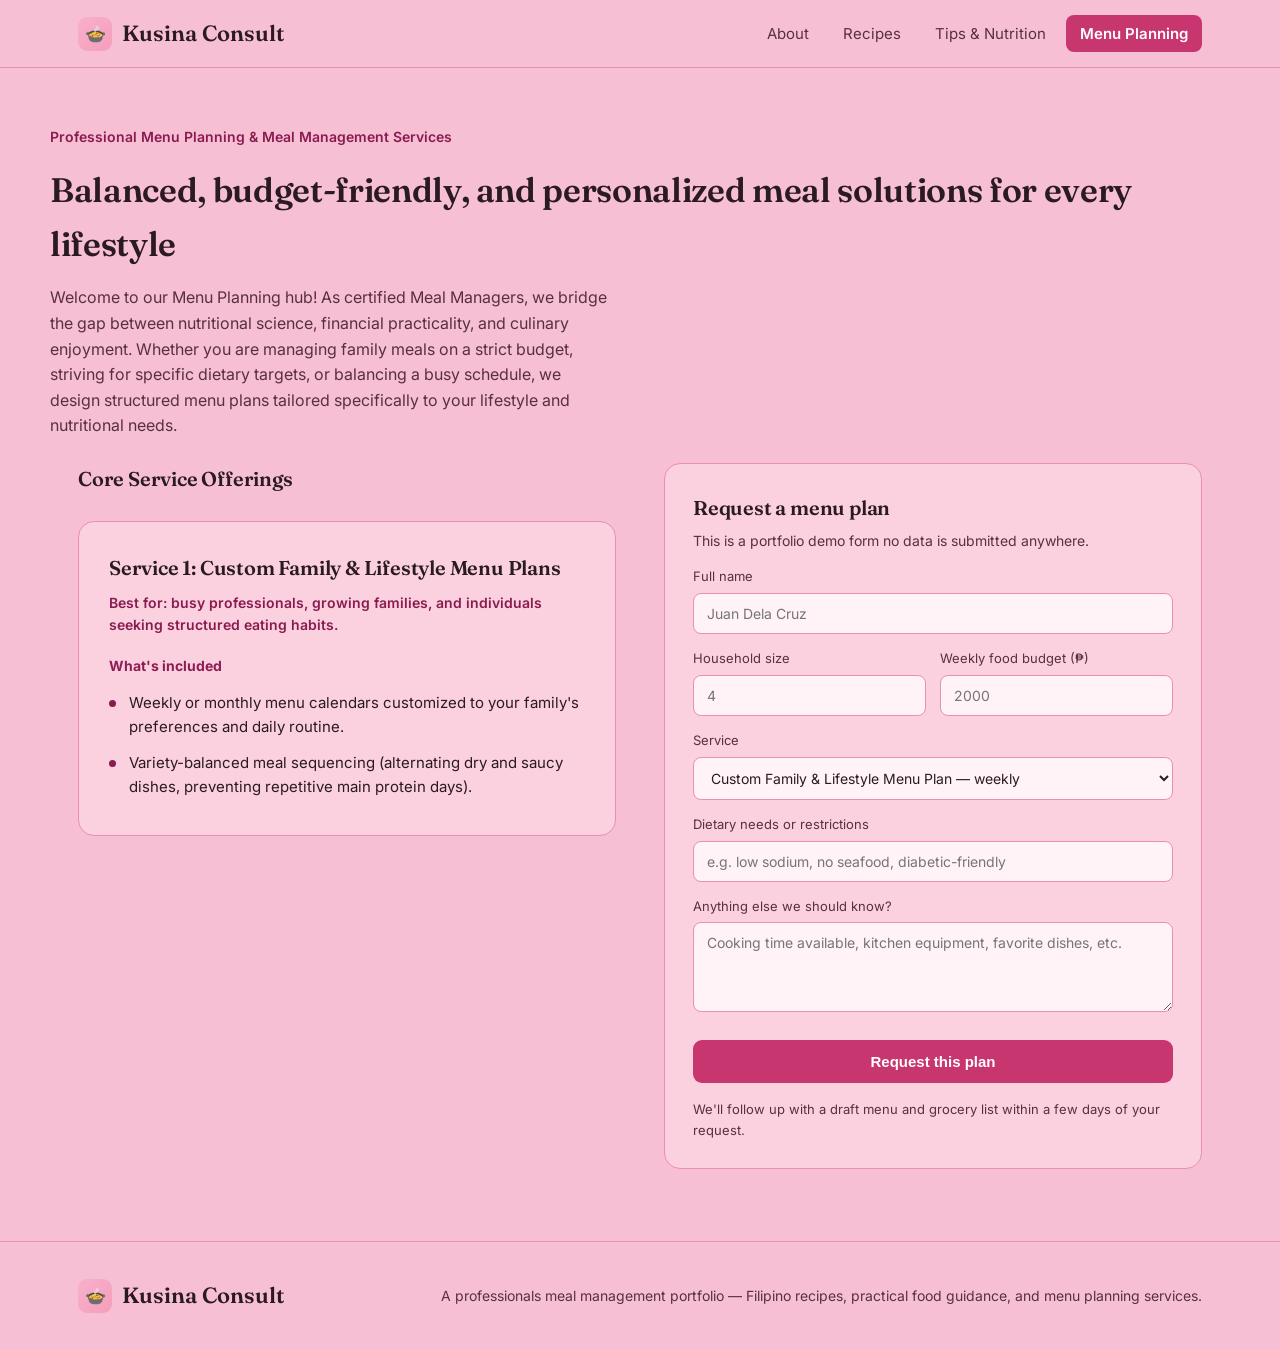
<file: services.html>
<!doctype html>
<html lang="en">
  <head>
    <meta charset="UTF-8" />
    <meta name="viewport" content="width=device-width, initial-scale=1.0" />
    <title>Menu Planning Services — Kusina Consult</title>
    <link rel="stylesheet" href="assets/style.css" />
  </head>
  <body>
    <nav class="site-nav">
      <div class="nav-bar">
        <span class="brand"><span class="mark">🍲</span> Kusina Consult</span>
        <button class="sidebarOpen">☰</button>
        <ul class="nav-links">
          <button class="sidebarClose">✕</button>
          <li><a href="index.html">About</a></li>
          <li><a href="recipes.html">Recipes</a></li>
          <li><a href="tips.html">Tips & Nutrition</a></li>
          <li><a href="services.html" class="active cta">Menu Planning</a></li>
        </ul>
      </div>
    </nav>

    <div class="page-header wrap">
      <span class="eyebrow"
        >Professional Menu Planning & Meal Management Services</span
      >
      <h2>
        Balanced, budget-friendly, and personalized meal solutions for every
        lifestyle
      </h2>
      <p>
        Welcome to our Menu Planning hub! As certified Meal Managers, we bridge
        the gap between nutritional science, financial practicality, and
        culinary enjoyment. Whether you are managing family meals on a strict
        budget, striving for specific dietary targets, or balancing a busy
        schedule, we design structured menu plans tailored specifically to your
        lifestyle and nutritional needs.
      </p>
    </div>

    <section style="padding-top: 0">
      <div class="wrap services-grid">
        <div>
          <h3>Core Service Offerings</h3>
          <div class="service-feature">
            <h3>Service 1: Custom Family & Lifestyle Menu Plans</h3>
            <div class="best-for">
              Best for: busy professionals, growing families, and individuals
              seeking structured eating habits.
            </div>
            <h4>What's included</h4>
            <ul>
              <li>
                Weekly or monthly menu calendars customized to your family's
                preferences and daily routine.
              </li>
              <li>
                Variety-balanced meal sequencing (alternating dry and saucy
                dishes, preventing repetitive main protein days).
              </li>
            </ul>
          </div>
        </div>

        <div>
          <form class="intake-form" onsubmit="return false;">
            <h3>Request a menu plan</h3>
            <p style="font-size: 14px; margin-top: 6px">
              This is a portfolio demo form no data is submitted anywhere.
            </p>

            <label for="name">Full name</label>
            <input type="text" id="name" placeholder="Juan Dela Cruz" />

            <div class="row2">
              <div>
                <label for="household">Household size</label>
                <input type="number" id="household" placeholder="4" min="1" />
              </div>
              <div>
                <label for="budget">Weekly food budget (₱)</label>
                <input type="number" id="budget" placeholder="2000" min="0" />
              </div>
            </div>

            <label for="plan">Service</label>
            <select id="plan">
              <option>Custom Family & Lifestyle Menu Plan — weekly</option>
              <option>Custom Family & Lifestyle Menu Plan — monthly</option>
            </select>

            <label for="diet">Dietary needs or restrictions</label>
            <input
              type="text"
              id="diet"
              placeholder="e.g. low sodium, no seafood, diabetic-friendly"
            />

            <label for="notes">Anything else we should know?</label>
            <textarea
              id="notes"
              placeholder="Cooking time available, kitchen equipment, favorite dishes, etc."
            ></textarea>

            <button
              type="submit"
              class="btn btn-primary"
              style="margin-top: 20px; width: 100%; justify-content: center"
            >
              Request this plan
            </button>
            <p class="form-note">
              We'll follow up with a draft menu and grocery list within a few
              days of your request.
            </p>
          </form>
        </div>
      </div>
    </section>

    <footer>
      <div class="wrap footer-inner">
        <span class="brand"><span class="mark">🍲</span> Kusina Consult</span>
        <p>
          A professionals meal management portfolio — Filipino recipes,
          practical food guidance, and menu planning services.
        </p>
      </div>
    </footer>

    <script src="assets/script.js"></script>
  </body>
</html>
</file>
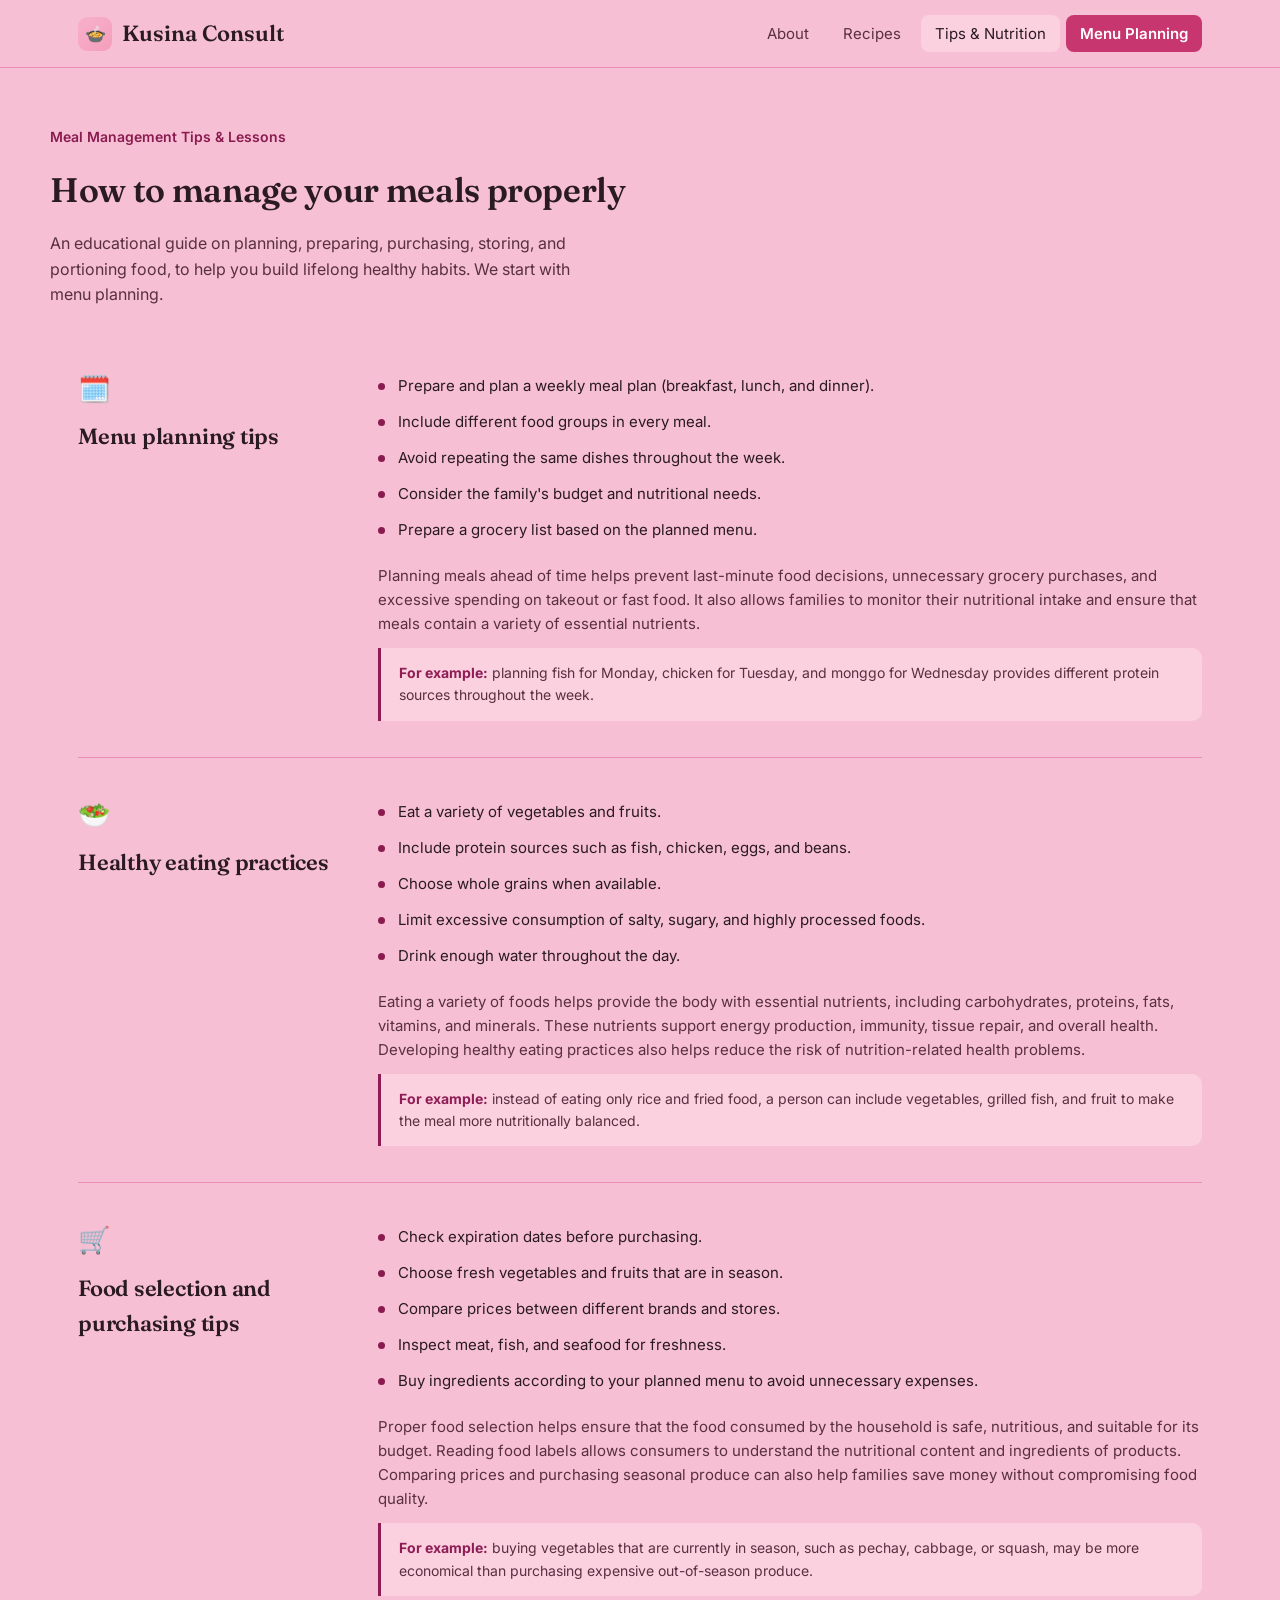
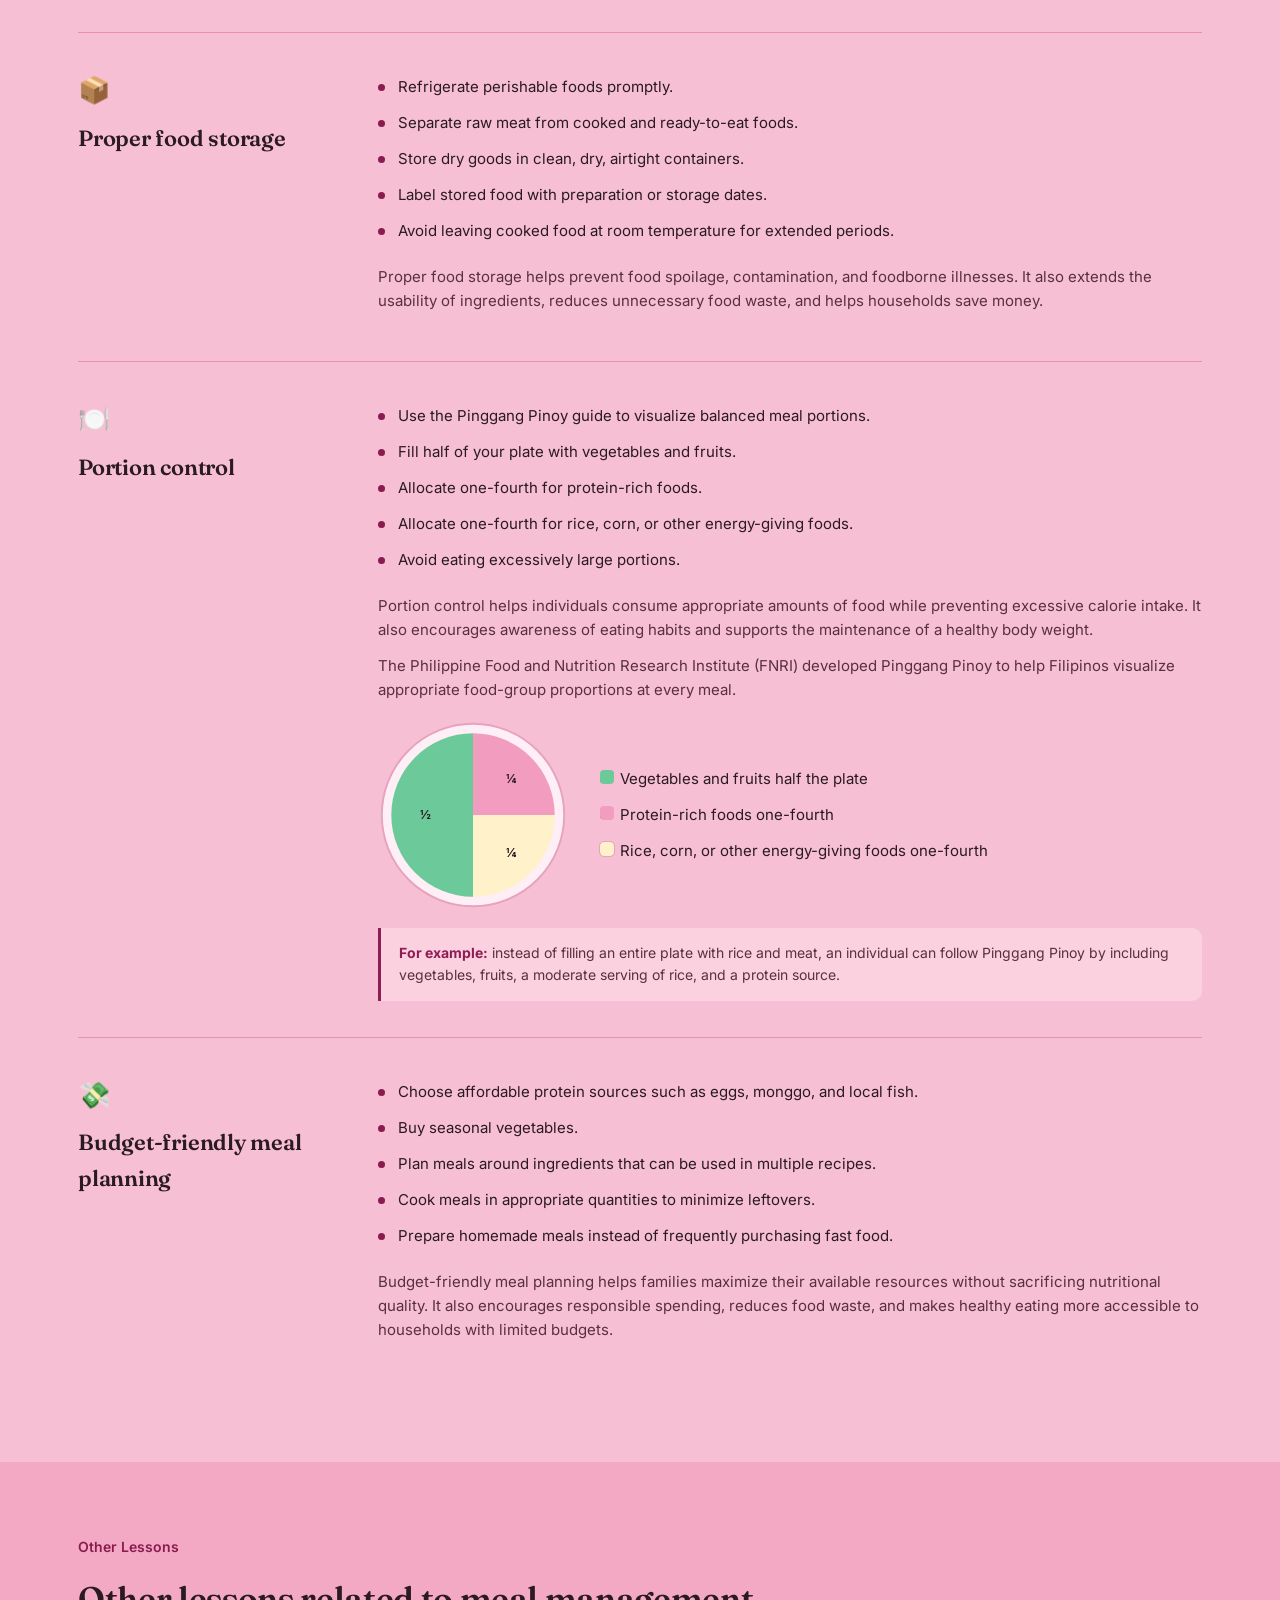
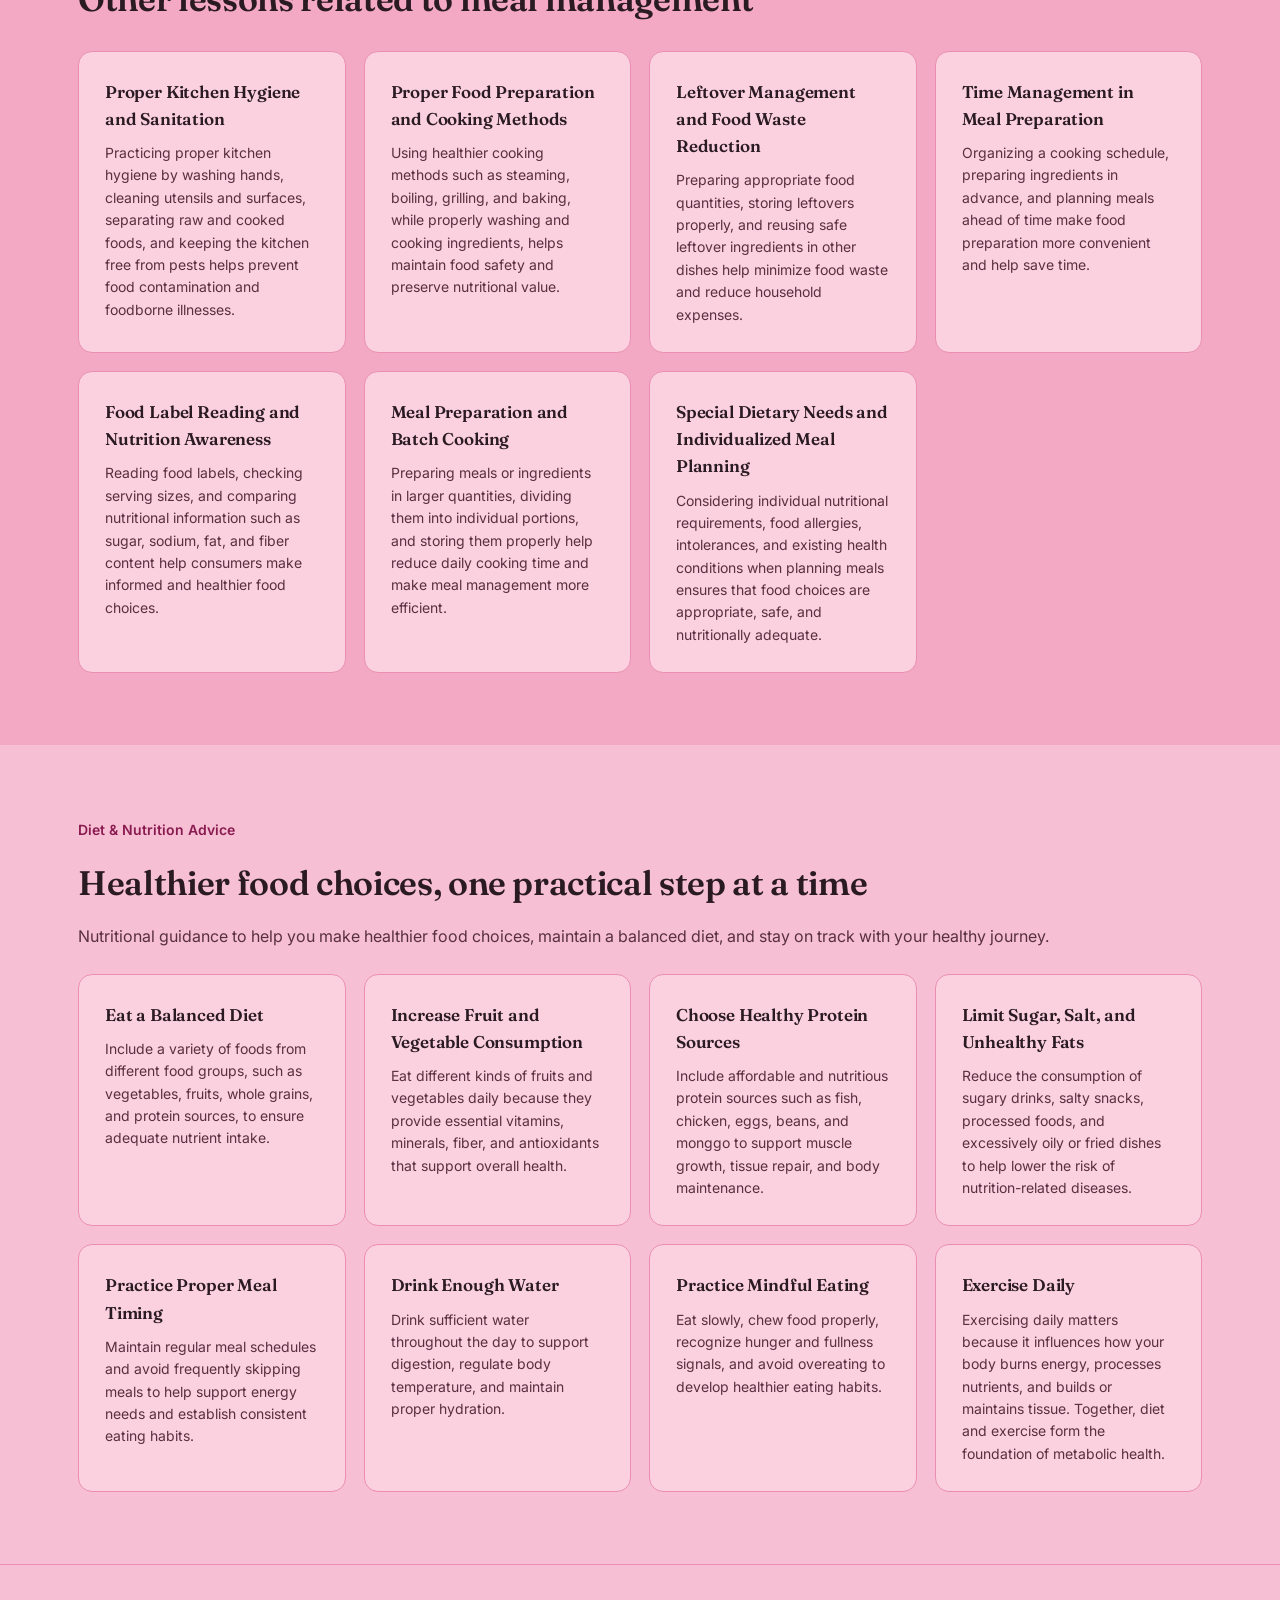
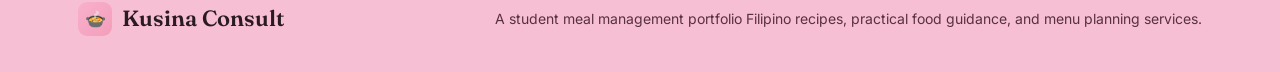
<file: tips.html>
<!doctype html>
<html lang="en">
  <head>
    <meta charset="UTF-8" />
    <meta name="viewport" content="width=device-width, initial-scale=1.0" />
    <title>Meal Management Tips & Nutrition Kusina Consult</title>
    <link rel="stylesheet" href="assets/style.css" />
  </head>
  <body>
    <nav class="site-nav">
      <div class="nav-bar">
        <span class="brand"><span class="mark">🍲</span> Kusina Consult</span>
        <button class="sidebarOpen">☰</button>
        <ul class="nav-links">
          <button class="sidebarClose">✕</button>
          <li><a href="index.html">About</a></li>
          <li><a href="recipes.html">Recipes</a></li>
          <li><a href="tips.html" class="active">Tips & Nutrition</a></li>
          <li><a href="services.html" class="cta">Menu Planning</a></li>
        </ul>
      </div>
    </nav>

    <div class="page-header wrap">
      <span class="eyebrow">Meal Management Tips & Lessons</span>
      <h2>How to manage your meals properly</h2>
      <p>
        An educational guide on planning, preparing, purchasing, storing, and
        portioning food, to help you build lifelong healthy habits. We start
        with menu planning.
      </p>
    </div>

    <section style="padding-top: 0">
      <div class="wrap">
        <div class="lesson">
          <div>
            <span class="lesson-icon">🗓️</span>
            <h3>Menu planning tips</h3>
          </div>
          <div>
            <ul>
              <li>
                Prepare and plan a weekly meal plan (breakfast, lunch, and
                dinner).
              </li>
              <li>Include different food groups in every meal.</li>
              <li>Avoid repeating the same dishes throughout the week.</li>
              <li>Consider the family's budget and nutritional needs.</li>
              <li>Prepare a grocery list based on the planned menu.</li>
            </ul>
            <p>
              Planning meals ahead of time helps prevent last-minute food
              decisions, unnecessary grocery purchases, and excessive spending
              on takeout or fast food. It also allows families to monitor their
              nutritional intake and ensure that meals contain a variety of
              essential nutrients.
            </p>
            <div class="example">
              <b>For example:</b> planning fish for Monday, chicken for Tuesday,
              and monggo for Wednesday provides different protein sources
              throughout the week.
            </div>
          </div>
        </div>
        <div class="lesson">
          <div>
            <span class="lesson-icon">🥗</span>
            <h3>Healthy eating practices</h3>
          </div>
          <div>
            <ul>
              <li>Eat a variety of vegetables and fruits.</li>
              <li>
                Include protein sources such as fish, chicken, eggs, and beans.
              </li>
              <li>Choose whole grains when available.</li>
              <li>
                Limit excessive consumption of salty, sugary, and highly
                processed foods.
              </li>
              <li>Drink enough water throughout the day.</li>
            </ul>
            <p>
              Eating a variety of foods helps provide the body with essential
              nutrients, including carbohydrates, proteins, fats, vitamins, and
              minerals. These nutrients support energy production, immunity,
              tissue repair, and overall health. Developing healthy eating
              practices also helps reduce the risk of nutrition-related health
              problems.
            </p>
            <div class="example">
              <b>For example:</b> instead of eating only rice and fried food, a
              person can include vegetables, grilled fish, and fruit to make the
              meal more nutritionally balanced.
            </div>
          </div>
        </div>
        <div class="lesson">
          <div>
            <span class="lesson-icon">🛒</span>
            <h3>Food selection and purchasing tips</h3>
          </div>
          <div>
            <ul>
              <li>Check expiration dates before purchasing.</li>
              <li>Choose fresh vegetables and fruits that are in season.</li>
              <li>Compare prices between different brands and stores.</li>
              <li>Inspect meat, fish, and seafood for freshness.</li>
              <li>
                Buy ingredients according to your planned menu to avoid
                unnecessary expenses.
              </li>
            </ul>
            <p>
              Proper food selection helps ensure that the food consumed by the
              household is safe, nutritious, and suitable for its budget.
              Reading food labels allows consumers to understand the nutritional
              content and ingredients of products. Comparing prices and
              purchasing seasonal produce can also help families save money
              without compromising food quality.
            </p>
            <div class="example">
              <b>For example:</b> buying vegetables that are currently in
              season, such as pechay, cabbage, or squash, may be more economical
              than purchasing expensive out-of-season produce.
            </div>
          </div>
        </div>
        <div class="lesson">
          <div>
            <span class="lesson-icon">📦</span>
            <h3>Proper food storage</h3>
          </div>
          <div>
            <ul>
              <li>Refrigerate perishable foods promptly.</li>
              <li>Separate raw meat from cooked and ready-to-eat foods.</li>
              <li>Store dry goods in clean, dry, airtight containers.</li>
              <li>Label stored food with preparation or storage dates.</li>
              <li>
                Avoid leaving cooked food at room temperature for extended
                periods.
              </li>
            </ul>
            <p>
              Proper food storage helps prevent food spoilage, contamination,
              and foodborne illnesses. It also extends the usability of
              ingredients, reduces unnecessary food waste, and helps households
              save money.
            </p>
          </div>
        </div>
        <div class="lesson">
          <div>
            <span class="lesson-icon">🍽️</span>
            <h3>Portion control</h3>
          </div>
          <div>
            <ul>
              <li>
                Use the Pinggang Pinoy guide to visualize balanced meal
                portions.
              </li>
              <li>Fill half of your plate with vegetables and fruits.</li>
              <li>Allocate one-fourth for protein-rich foods.</li>
              <li>
                Allocate one-fourth for rice, corn, or other energy-giving
                foods.
              </li>
              <li>Avoid eating excessively large portions.</li>
            </ul>
            <p>
              Portion control helps individuals consume appropriate amounts of
              food while preventing excessive calorie intake. It also encourages
              awareness of eating habits and supports the maintenance of a
              healthy body weight.
            </p>
            <p>
              The Philippine Food and Nutrition Research Institute (FNRI)
              developed Pinggang Pinoy to help Filipinos visualize appropriate
              food-group proportions at every meal.
            </p>
            <div class="plate-wrap">
              <svg
                width="190"
                height="190"
                viewBox="-100 -100 200 200"
                role="img"
                aria-label="Pinggang Pinoy plate: half vegetables and fruits, one-fourth protein, one-fourth rice and energy foods"
              >
                <circle
                  r="96"
                  fill="#fdeff5"
                  stroke="#e5a3bf"
                  stroke-width="2"
                />
                <path d="M0 0 L0 -86 A86 86 0 0 0 0 86 Z" fill="#6cc99a" />
                <path d="M0 0 L0 -86 A86 86 0 0 1 86 0 Z" fill="#f29cc0" />
                <path d="M0 0 L86 0 A86 86 0 0 1 0 86 Z" fill="#fff1c9" />
                <text
                  x="-50"
                  y="4"
                  font-size="13"
                  fill="#2a1a22"
                  text-anchor="middle"
                  font-weight="700"
                >
                  ½
                </text>
                <text
                  x="40"
                  y="-34"
                  font-size="13"
                  fill="#2a1a22"
                  text-anchor="middle"
                  font-weight="700"
                >
                  ¼
                </text>
                <text
                  x="40"
                  y="44"
                  font-size="13"
                  fill="#2a1a22"
                  text-anchor="middle"
                  font-weight="700"
                >
                  ¼
                </text>
              </svg>
              <ul class="plate-legend" style="margin: 0">
                <li>
                  <i style="background: #6cc99a"></i>Vegetables and fruits half
                  the plate
                </li>
                <li>
                  <i style="background: #f29cc0"></i>Protein-rich foods
                  one-fourth
                </li>
                <li>
                  <i style="background: #fff1c9; outline: 1px solid #e5a3bf"></i
                  >Rice, corn, or other energy-giving foods one-fourth
                </li>
              </ul>
            </div>
            <div class="example" style="margin-top: 18px">
              <b>For example:</b> instead of filling an entire plate with rice
              and meat, an individual can follow Pinggang Pinoy by including
              vegetables, fruits, a moderate serving of rice, and a protein
              source.
            </div>
          </div>
        </div>
        <div class="lesson">
          <div>
            <span class="lesson-icon">💸</span>
            <h3>Budget-friendly meal planning</h3>
          </div>
          <div>
            <ul>
              <li>
                Choose affordable protein sources such as eggs, monggo, and
                local fish.
              </li>
              <li>Buy seasonal vegetables.</li>
              <li>
                Plan meals around ingredients that can be used in multiple
                recipes.
              </li>
              <li>
                Cook meals in appropriate quantities to minimize leftovers.
              </li>
              <li>
                Prepare homemade meals instead of frequently purchasing fast
                food.
              </li>
            </ul>
            <p>
              Budget-friendly meal planning helps families maximize their
              available resources without sacrificing nutritional quality. It
              also encourages responsible spending, reduces food waste, and
              makes healthy eating more accessible to households with limited
              budgets.
            </p>
          </div>
        </div>
      </div>
    </section>

    <section class="section-alt">
      <div class="wrap">
        <span class="eyebrow">Other Lessons</span>
        <h2>Other lessons related to meal management</h2>
        <div class="other-grid">
          <div class="info-card">
            <h3>Proper Kitchen Hygiene and Sanitation</h3>
            <p>
              Practicing proper kitchen hygiene by washing hands, cleaning
              utensils and surfaces, separating raw and cooked foods, and
              keeping the kitchen free from pests helps prevent food
              contamination and foodborne illnesses.
            </p>
          </div>
          <div class="info-card">
            <h3>Proper Food Preparation and Cooking Methods</h3>
            <p>
              Using healthier cooking methods such as steaming, boiling,
              grilling, and baking, while properly washing and cooking
              ingredients, helps maintain food safety and preserve nutritional
              value.
            </p>
          </div>
          <div class="info-card">
            <h3>Leftover Management and Food Waste Reduction</h3>
            <p>
              Preparing appropriate food quantities, storing leftovers properly,
              and reusing safe leftover ingredients in other dishes help
              minimize food waste and reduce household expenses.
            </p>
          </div>
          <div class="info-card">
            <h3>Time Management in Meal Preparation</h3>
            <p>
              Organizing a cooking schedule, preparing ingredients in advance,
              and planning meals ahead of time make food preparation more
              convenient and help save time.
            </p>
          </div>
          <div class="info-card">
            <h3>Food Label Reading and Nutrition Awareness</h3>
            <p>
              Reading food labels, checking serving sizes, and comparing
              nutritional information such as sugar, sodium, fat, and fiber
              content help consumers make informed and healthier food choices.
            </p>
          </div>
          <div class="info-card">
            <h3>Meal Preparation and Batch Cooking</h3>
            <p>
              Preparing meals or ingredients in larger quantities, dividing them
              into individual portions, and storing them properly help reduce
              daily cooking time and make meal management more efficient.
            </p>
          </div>
          <div class="info-card">
            <h3>Special Dietary Needs and Individualized Meal Planning</h3>
            <p>
              Considering individual nutritional requirements, food allergies,
              intolerances, and existing health conditions when planning meals
              ensures that food choices are appropriate, safe, and nutritionally
              adequate.
            </p>
          </div>
        </div>
      </div>
    </section>

    <section id="nutrition">
      <div class="wrap">
        <span class="eyebrow">Diet & Nutrition Advice</span>
        <h2>Healthier food choices, one practical step at a time</h2>
        <p>
          Nutritional guidance to help you make healthier food choices, maintain
          a balanced diet, and stay on track with your healthy journey.
        </p>
        <div class="other-grid">
          <div class="info-card">
            <h3>Eat a Balanced Diet</h3>
            <p>
              Include a variety of foods from different food groups, such as
              vegetables, fruits, whole grains, and protein sources, to ensure
              adequate nutrient intake.
            </p>
          </div>
          <div class="info-card">
            <h3>Increase Fruit and Vegetable Consumption</h3>
            <p>
              Eat different kinds of fruits and vegetables daily because they
              provide essential vitamins, minerals, fiber, and antioxidants that
              support overall health.
            </p>
          </div>
          <div class="info-card">
            <h3>Choose Healthy Protein Sources</h3>
            <p>
              Include affordable and nutritious protein sources such as fish,
              chicken, eggs, beans, and monggo to support muscle growth, tissue
              repair, and body maintenance.
            </p>
          </div>
          <div class="info-card">
            <h3>Limit Sugar, Salt, and Unhealthy Fats</h3>
            <p>
              Reduce the consumption of sugary drinks, salty snacks, processed
              foods, and excessively oily or fried dishes to help lower the risk
              of nutrition-related diseases.
            </p>
          </div>
          <div class="info-card">
            <h3>Practice Proper Meal Timing</h3>
            <p>
              Maintain regular meal schedules and avoid frequently skipping
              meals to help support energy needs and establish consistent eating
              habits.
            </p>
          </div>
          <div class="info-card">
            <h3>Drink Enough Water</h3>
            <p>
              Drink sufficient water throughout the day to support digestion,
              regulate body temperature, and maintain proper hydration.
            </p>
          </div>
          <div class="info-card">
            <h3>Practice Mindful Eating</h3>
            <p>
              Eat slowly, chew food properly, recognize hunger and fullness
              signals, and avoid overeating to develop healthier eating habits.
            </p>
          </div>
          <div class="info-card">
            <h3>Exercise Daily</h3>
            <p>
              Exercising daily matters because it influences how your body burns
              energy, processes nutrients, and builds or maintains tissue.
              Together, diet and exercise form the foundation of metabolic
              health.
            </p>
          </div>
        </div>
      </div>
    </section>

    <footer>
      <div class="wrap footer-inner">
        <span class="brand"><span class="mark">🍲</span> Kusina Consult</span>
        <p>
          A student meal management portfolio Filipino recipes, practical food
          guidance, and menu planning services.
        </p>
      </div>
    </footer>

    <script src="assets/script.js"></script>
  </body>
</html>
</file>
<file: assets/style.css>
@import url('https://fonts.googleapis.com/css2?family=Fraunces:opsz,wght@9..144,500;9..144,600&family=Inter:wght@400;500;600;700&display=swap');

* { margin:0; padding:0; box-sizing:border-box; }

:root{
  color-scheme: light;
  --bg:#f7bfd3;            /* pink, sampled from the keyboard */
  --panel:#fbd0df;         /* key pink */
  --panel-alt:#f3a8c3;     /* deeper pink for alternate sections */
  --input-bg:#fff3f8;
  --accent:#8a1b50;        /* dark pink, for text and links */
  --accent-fill:#c8366f;   /* dark pink, for buttons */
  --accent-fill-hover:#a82a5c;
  --accent-soft:#f8b0cb;   /* light rose, decorative */
  --accent-warm:#8f1d55;   /* deep raspberry */
  --pink-soft:#f49ebb;     /* decorative pink */
  --on-accent:#ffffff;
  --pink-key:#e15383;      /* the Enter-key pink, for accents */
  --pink-deep:#ad245c;     /* dark pink for small text */
  --text:#2a1a22;
  --text-dim:#58303f;
  --border:#ea8fb2;
  --serif: 'Fraunces', serif;
  --sans: 'Inter', sans-serif;
}

body{
  font-family: var(--sans);
  background:var(--bg);
  color:var(--text);
  line-height:1.6;
}

a{ color:inherit; text-decoration:none; }
img{ max-width:100%; display:block; }
ul{ list-style:none; }

.wrap{ max-width:1180px; margin:0 auto; padding:0 28px; }

/* ---------- NAV ---------- */
nav.site-nav{
  position:sticky; top:0; z-index:50;
  background:rgba(247,191,211,0.92);
  backdrop-filter:blur(6px);
  border-bottom:1px solid var(--border);
}
.nav-bar{
  max-width:1180px; margin:0 auto; padding:16px 28px;
  display:flex; align-items:center; justify-content:space-between;
}
.brand{ display:flex; align-items:center; gap:10px; font-family:var(--serif); font-size:22px; font-weight:600; }
.brand .mark{ width:34px; height:34px; border-radius:9px; background:linear-gradient(135deg,var(--accent-soft),var(--pink-soft)); display:flex; align-items:center; justify-content:center; font-size:17px; }
.nav-links{ display:flex; gap:6px; align-items:center; }
.nav-links a{
  font-size:15px; color:var(--text-dim); padding:9px 14px; border-radius:8px;
}
.nav-links a:hover, .nav-links a.active{ color:var(--text); background:var(--panel); }
.nav-links a.cta{ background:var(--accent-fill); color:var(--on-accent); font-weight:600; }
.nav-links a.cta:hover{ background:var(--accent-fill-hover); color:var(--on-accent); }
.sidebarOpen, .sidebarClose{ display:none; font-size:24px; cursor:pointer; background:none; border:none; color:var(--text); }

@media (max-width:860px){
  .nav-links{
    position:fixed; top:0; right:-100%; height:100%; width:280px;
    background:var(--panel-alt); flex-direction:column; align-items:flex-start;
    padding:80px 24px 24px; gap:4px; transition:right .35s ease; border-left:1px solid var(--border);
  }
  .nav-links.open{ right:0; }
  .nav-links a{ width:100%; padding:14px 10px; }
  .sidebarOpen{ display:block; }
  .sidebarClose{ display:block; position:absolute; top:24px; right:24px; }
}

/* ---------- HERO / GENERIC SECTIONS ---------- */
.eyebrow{ color:var(--accent); font-size:14px; font-weight:600; margin-bottom:14px; display:inline-block; }
h1,h2,h3{ font-family:var(--serif); font-weight:600; letter-spacing:-0.01em; }
h1{ font-size:52px; line-height:1.08; }
h2{ font-size:34px; margin-bottom:14px; }
h3{ font-size:20px; }
p{ color:var(--text-dim); }

section{ padding:72px 0; }
.section-alt{ background:var(--panel-alt); }

.btn{
  display:inline-flex; align-items:center; gap:8px; padding:13px 26px; border-radius:9px;
  font-weight:600; font-size:15px; border:none; cursor:pointer;
}
.btn-primary{ background:var(--accent-fill); color:var(--on-accent); }
.btn-primary:hover{ background:var(--accent-fill-hover); }
.btn-outline{ background:transparent; color:var(--text); border:1px solid var(--border); }
.btn-outline:hover{ border-color:var(--accent); color:var(--accent); }

/* ---------- HERO ---------- */
.hero{ padding:88px 0 64px; }
.hero-grid{ display:grid; grid-template-columns:1.1fr 0.9fr; gap:56px; align-items:center; }
.hero h1 span{ color:var(--accent); }
.hero p.lede{ font-size:18px; max-width:46ch; margin:20px 0 30px; }
.hero-actions{ display:flex; gap:14px; }
.hero-card{
  background:var(--panel); border:1px solid var(--border); border-radius:16px; padding:26px;
}
.hero-card .stat{ display:flex; justify-content:space-between; padding:14px 0; border-bottom:1px solid var(--border); }
.hero-card .stat:last-child{ border-bottom:none; }
.hero-card .stat b{ font-family:var(--serif); font-size:22px; color:var(--accent); }

@media (max-width:860px){ .hero-grid{ grid-template-columns:1fr; } h1{ font-size:38px; } }

/* ---------- TEAM ---------- */
.team-grid{ display:grid; grid-template-columns:repeat(auto-fit,minmax(220px,1fr)); gap:22px; margin-top:36px; }
.team-card{ background:var(--panel); border:1px solid var(--border); border-radius:14px; padding:24px; }
.team-avatar{
  width:56px; height:56px; border-radius:50%; background:linear-gradient(135deg,var(--pink-soft),var(--accent-soft));
  display:flex; align-items:center; justify-content:center; font-family:var(--serif); font-size:26px; color:var(--text); margin-bottom:16px;
}
.team-avatar{ width:88px; height:88px; position:relative; overflow:hidden; }
.team-avatar img{ position:absolute; inset:0; width:100%; height:100%; object-fit:cover; }
.team-role{ color:var(--accent); font-size:13px; font-weight:600; margin-bottom:6px; }
.team-card p{ font-size:14px; }

/* ---------- CARD GRIDS (services / tips) ---------- */
.grid-3{ display:grid; grid-template-columns:repeat(auto-fit,minmax(250px,1fr)); gap:22px; margin-top:36px; }
.info-card{ background:var(--panel); border:1px solid var(--border); border-radius:14px; padding:26px; }
.info-card .icon{ font-size:26px; margin-bottom:14px; display:block; }
.info-card h3{ margin-bottom:10px; }
.info-card p{ font-size:14px; }
.info-card ul{ margin-top:10px; font-size:14px; color:var(--text-dim); }
.info-card ul li{ padding:4px 0; padding-left:18px; position:relative; }
.info-card ul li::before{ content:"–"; position:absolute; left:0; color:var(--accent); }

/* ---------- RECIPE BROWSER ---------- */
.recipe-toolbar{ display:flex; flex-wrap:wrap; gap:10px; align-items:center; justify-content:space-between; margin-bottom:8px; }
.tab-group{ display:flex; flex-wrap:wrap; gap:8px; }
.tab-btn{
  background:var(--panel); border:1px solid var(--border); color:var(--text-dim);
  padding:9px 16px; border-radius:999px; font-size:14px; cursor:pointer;
}
.tab-btn.active{ background:var(--accent-fill); border-color:var(--accent-fill); color:var(--on-accent); font-weight:600; }
.search-box{
  background:var(--input-bg); border:1px solid var(--border); border-radius:9px; color:var(--text);
  padding:10px 14px; font-size:14px; min-width:220px;
}
.search-box:focus{ outline:2px solid var(--accent-fill); }
.results-count{ font-size:13px; color:var(--text-dim); margin:14px 0 22px; }

.recipe-grid{ display:grid; grid-template-columns:repeat(auto-fill,minmax(240px,1fr)); gap:18px; }
.recipe-card{
  background:var(--panel); border:1px solid var(--border); border-radius:14px; padding:0; overflow:hidden;
  cursor:pointer; transition:border-color .2s ease, transform .2s ease;
}
.recipe-card:hover{ border-color:var(--pink-key); transform:translateY(-2px); }
.recipe-card .tag{ color:var(--accent-warm); font-size:12px; font-weight:600; }
.recipe-card h3{ margin:8px 0 6px; font-size:18px; }
.recipe-card .meta{ font-size:13px; color:var(--pink-deep); font-weight:600; }
.no-results{ color:var(--text-dim); padding:40px 0; text-align:center; }

/* modal */
.modal-overlay{
  display:none; position:fixed; inset:0; background:rgba(70,25,50,0.55);
  align-items:center; justify-content:center; z-index:200; padding:20px;
}
.modal-overlay.open{ display:flex; }
.modal{
  background:var(--panel); border:1px solid var(--border); border-radius:16px;
  max-width:560px; width:100%; max-height:85vh; overflow-y:auto; padding:32px; position:relative;
}
.modal-close{ position:absolute; top:12px; right:12px; z-index:2; width:36px; height:36px; border-radius:50%; background:var(--panel); border:1px solid var(--border); color:var(--text); font-size:22px; line-height:1; cursor:pointer; }
.modal-close:hover{ border-color:var(--accent); color:var(--accent); }
.modal h2{ font-size:26px; margin-bottom:4px; }
.modal .meta{ font-size:14px; color:var(--pink-deep); font-weight:600; margin-bottom:18px; }
.modal h4{ color:var(--accent); font-size:14px; text-transform:uppercase; letter-spacing:0.04em; margin:20px 0 8px; font-family:var(--sans); }
.modal ul{ font-size:15px; }
.modal ul li{ padding:5px 0; padding-left:18px; position:relative; }
.modal ul li::before{ content:"•"; position:absolute; left:0; color:var(--accent); }
.modal ol{ font-size:15px; padding-left:20px; }
.modal ol li{ padding:6px 0; }

/* ---------- SERVICES FORM ---------- */
.services-grid{ display:grid; grid-template-columns:1fr 1fr; gap:48px; align-items:start; }
.plan-list{ display:flex; flex-direction:column; gap:16px; margin-top:26px; }
.plan{ background:var(--panel); border:1px solid var(--border); border-radius:14px; padding:22px; }
.plan h3{ display:flex; justify-content:space-between; align-items:baseline; }
.plan .price{ color:var(--accent); font-family:var(--serif); font-size:20px; }
.plan p{ font-size:14px; margin-top:8px; }

.intake-form{ background:var(--panel); border:1px solid var(--border); border-radius:16px; padding:28px; }
.intake-form label{ display:block; font-size:13px; color:var(--text-dim); margin:14px 0 6px; }
.intake-form input, .intake-form select, .intake-form textarea{
  width:100%; background:var(--input-bg); border:1px solid var(--border); border-radius:8px;
  color:var(--text); padding:11px 13px; font-size:14px; font-family:var(--sans);
}
.intake-form textarea{ min-height:90px; resize:vertical; }
.intake-form .row2{ display:grid; grid-template-columns:1fr 1fr; gap:14px; }
.form-note{ font-size:13px; color:var(--text-dim); margin-top:16px; }

@media (max-width:860px){ .services-grid{ grid-template-columns:1fr; } }

/* ---------- FOOTER ---------- */
footer{ border-top:1px solid var(--border); padding:36px 0; }
.footer-inner{ display:flex; flex-wrap:wrap; gap:16px; justify-content:space-between; align-items:center; }
footer p{ font-size:14px; }

/* ---------- PAGE HEADER (inner pages) ---------- */
.page-header{ padding:56px 0 24px; }
.page-header p{ max-width:56ch; margin-top:10px; }

/* ---------- LESSON BLOCKS (tips & nutrition) ---------- */
.lesson{ display:grid; grid-template-columns:260px 1fr; gap:40px; padding:36px 0; border-top:1px solid var(--border); }
.lesson:first-of-type{ border-top:none; }
.lesson h3{ font-size:22px; }
.lesson .lesson-icon{ font-size:26px; display:block; margin-bottom:10px; }
.lesson ul{ margin-bottom:16px; }
.lesson ul li{ padding:6px 0 6px 20px; position:relative; color:var(--text); font-size:15px; }
.lesson ul li::before{ content:""; position:absolute; left:0; top:15px; width:7px; height:7px; border-radius:50%; background:var(--accent); }
.lesson p{ font-size:15px; margin-bottom:12px; }
.example{ background:var(--panel); border-left:3px solid var(--accent-warm); border-radius:0 10px 10px 0; padding:14px 18px; font-size:14px; color:var(--text-dim); }
.example b{ color:var(--accent-warm); }
@media (max-width:860px){ .lesson{ grid-template-columns:1fr; gap:14px; } }

.plate-wrap{ display:flex; gap:32px; align-items:center; flex-wrap:wrap; margin-top:18px; }
.plate-legend li{ padding:5px 0 5px 26px; position:relative; font-size:14px; color:var(--text); }
.plate-legend li i{ position:absolute; left:0; top:9px; width:14px; height:14px; border-radius:4px; }

.other-grid{ display:grid; grid-template-columns:repeat(auto-fit,minmax(260px,1fr)); gap:18px; margin-top:24px; }
.other-grid .info-card h3{ font-size:17px; }

.service-feature{ background:var(--panel); border:1px solid var(--border); border-radius:16px; padding:30px; margin-top:26px; }
.service-feature .best-for{ color:var(--accent); font-size:14px; font-weight:600; margin:8px 0 18px; }
.service-feature h4{ font-family:var(--sans); font-size:14px; color:var(--accent-warm); margin-bottom:8px; }
.service-feature ul li{ padding:6px 0 6px 20px; position:relative; font-size:15px; color:var(--text); }
.service-feature ul li::before{ content:""; position:absolute; left:0; top:15px; width:7px; height:7px; border-radius:50%; background:var(--accent); }

/* ---------- RECIPE BROWSER (v2) ---------- */
.tab-count{ font-size:12px; opacity:.7; margin-left:4px; }
.tab-btn.active .tab-count{ opacity:.8; }
button.recipe-card{ text-align:left; font:inherit; color:inherit; width:100%; }
.recipe-card .sub{ font-size:13px; color:var(--text-dim); margin-bottom:8px; }
.recipe-card .desc{ font-size:13px; margin:6px 0 10px; display:-webkit-box; -webkit-line-clamp:3; -webkit-box-orient:vertical; overflow:hidden; }
.recipe-card .meta{ margin-top:auto; }
.recipe-card{ display:flex; flex-direction:column; }
.recipe-card:focus-visible, .tab-btn:focus-visible, .modal-close:focus-visible{ outline:2px solid var(--accent); outline-offset:2px; }
.more-wrap{ text-align:center; margin-top:28px; }
.modal .sub{ color:var(--text-dim); font-size:14px; margin-bottom:6px; }
.modal-desc{ font-size:14px; margin-bottom:6px; }
.modal .ing-head{ color:var(--accent-warm); font-weight:600; font-size:14px; padding-left:0; margin-top:8px; }
.modal .ing-head::before{ content:none; }
.modal .note{ margin-top:22px; padding:14px 16px; border-left:3px solid var(--accent-warm); background:var(--panel-alt); border-radius:0 10px 10px 0; font-size:14px; color:var(--text-dim); }
.modal .note b{ color:var(--accent-warm); }
.references{ margin-top:48px; padding-top:24px; border-top:1px solid var(--border); }
.references h3{ font-size:18px; margin-bottom:10px; }
.references p{ font-size:14px; margin-bottom:8px; }
.references a{ color:var(--accent); text-decoration:underline; }

/* ---------- RECIPE PHOTOS ---------- */
.thumb{ background:var(--panel-alt); overflow:hidden; }
.thumb img{ width:100%; height:100%; object-fit:cover; display:block; }
.thumb.placeholder{
  display:flex; align-items:center; justify-content:center; font-size:44px;
  background:linear-gradient(135deg, rgba(255,255,255,.35), rgba(244,158,187,.45)), var(--panel-alt);
}
.card-thumb{ aspect-ratio:4/3; width:100%; flex-shrink:0; border-bottom:1px solid var(--border); }
.card-body{ display:flex; flex-direction:column; flex:1; padding:16px 20px 20px; }
.card-body h3{ margin-top:0; }
.recipe-card:hover .card-thumb img{ transform:scale(1.04); }
.card-thumb img{ transition:transform .3s ease; }

.modal-thumb{ aspect-ratio:16/9; margin:-32px -32px 22px; width:calc(100% + 64px); }
.modal-thumb.placeholder{ font-size:64px; }
@media (max-width:480px){
  .modal{ padding:22px; }
  .modal-thumb{ margin:-22px -22px 18px; width:calc(100% + 44px); }
}

.team-avatar img:not([src]){ display:none; }
</file>
